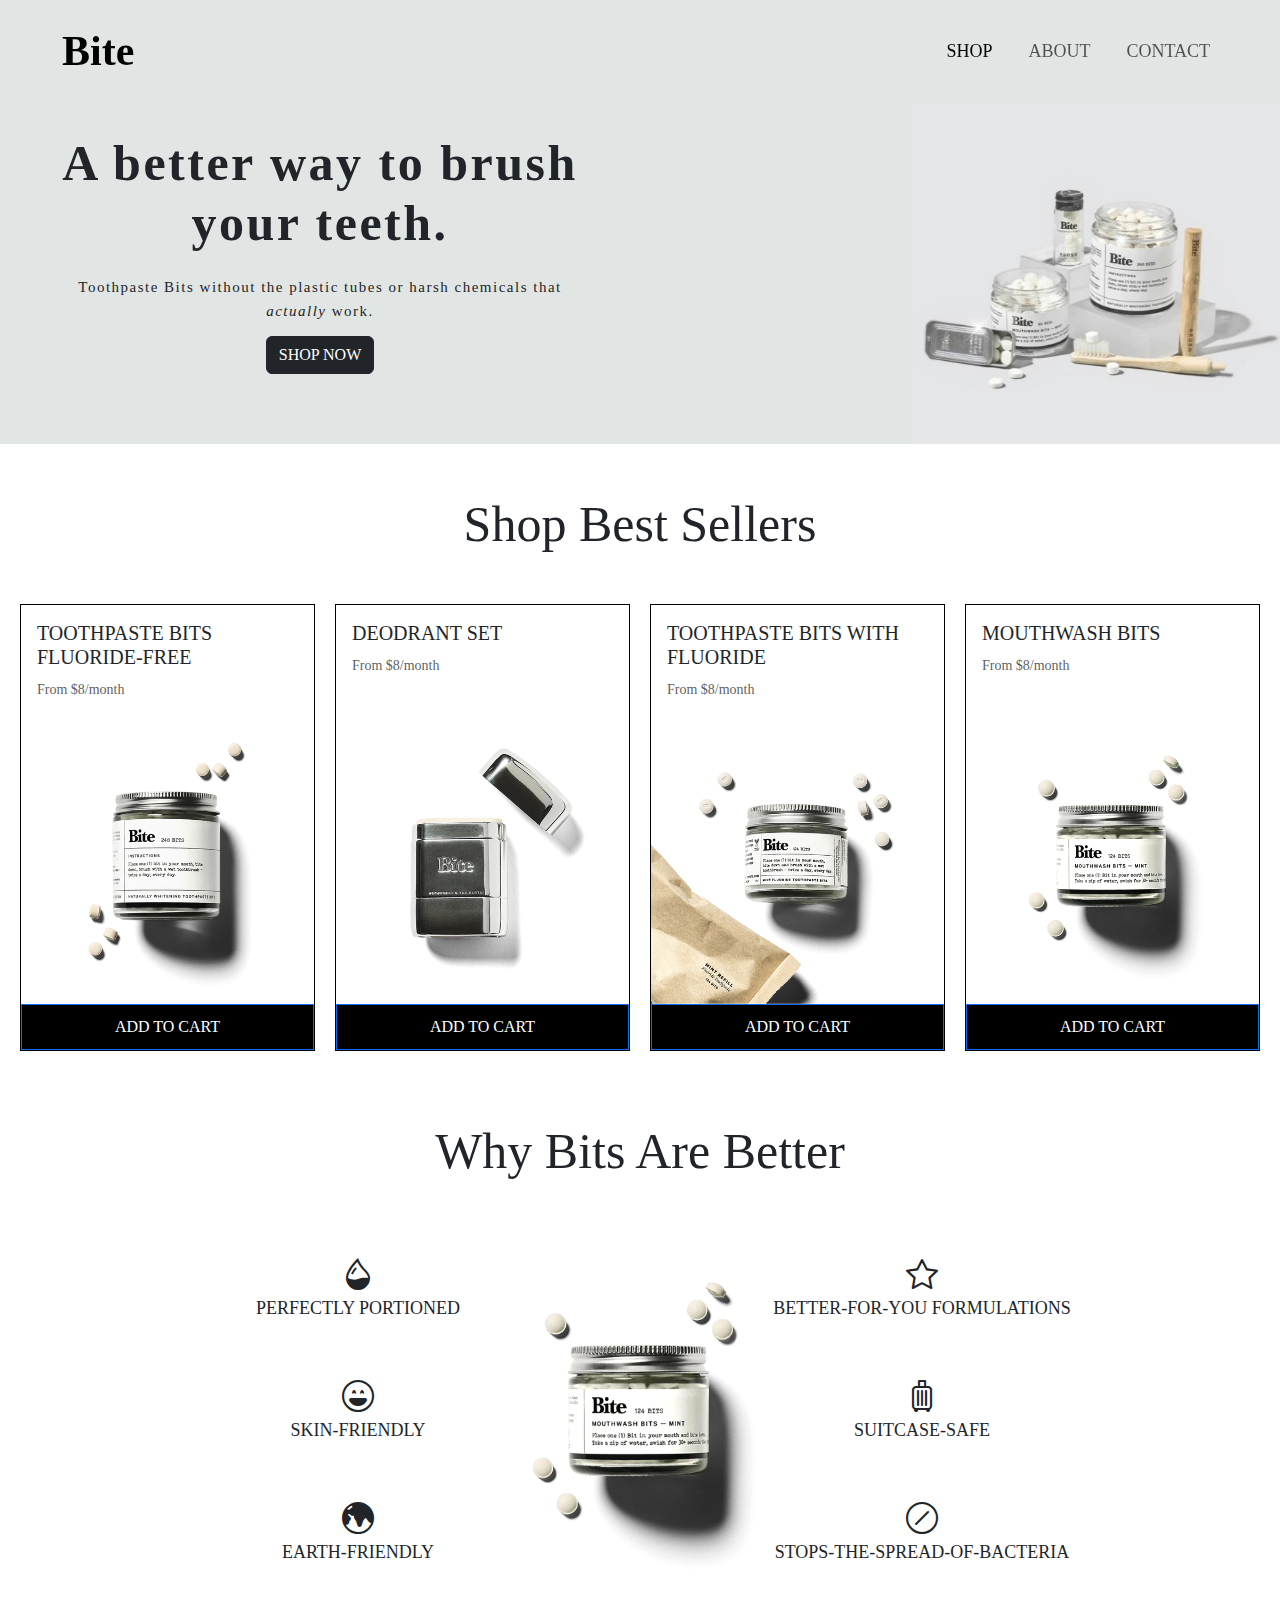
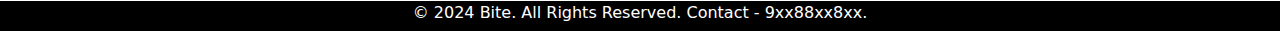
<file: index.html>
<!DOCTYPE html>
<html>
  <head>
    <title>Bite toothpaste bits</title>
    <meta name="viewport" content="width=device-width, initial-scale=1" />
    <!-- <meta name="viewport" content="width=device-width, initial-scale=1"> -->
    <link
      rel="stylesheet"
      href="https://cdn.jsdelivr.net/npm/bootstrap-icons@1.11.3/font/bootstrap-icons.min.css"
    />
    <link
      href="https://cdn.jsdelivr.net/npm/bootstrap@5.3.3/dist/css/bootstrap.min.css"
      rel="stylesheet"
      integrity="sha384-QWTKZyjpPEjISv5WaRU9OFeRpok6YctnYmDr5pNlyT2bRjXh0JMhjY6hW+ALEwIH"
      crossorigin="anonymous"
    />
    <link href="styles.css" rel="stylesheet" />
  </head>
  <body>
    <section class="navigation">
      <nav class="navbar sticky-top navbar-expand-md">
        <div class="container-fluid">
          <div class="d-flex justify-content-between align-items-center w-100">
            <div class="logo">
              <a class="navbar-brand" href="#">Bite</a>
            </div>
            <button
              class="navbar-toggler"
              type="button"
              data-bs-toggle="collapse"
              data-bs-target="#navbarNav"
              aria-controls="navbarNav"
              aria-expanded="false"
              aria-label="Toggle navigation"
            >
              <span class="navbar-toggler-icon"></span>
            </button>
          </div>
          <div class="collapse navbar-collapse" id="navbarNav">
            <ul class="navbar-nav">
              <li class="nav-item">
                <a
                  class="nav-link active"
                  aria-current="page"
                  href="#shop-best-sellers"
                  >SHOP</a
                >
              </li>
              <li class="nav-item">
                <a class="nav-link" href="#why-bits-are-better">ABOUT</a>
              </li>
              <li class="nav-item">
                <a class="nav-link" href="#contact">CONTACT</a>
              </li>
            </ul>
          </div>
        </div>
      </nav>
    </section>
    <section id="main" class="main">
      <div class="col-md-6 col-sm-12 content-text">
        <h2>A better way to brush your teeth.</h2>
        <h6>
          Toothpaste Bits without the plastic tubes or harsh chemicals that
          <span>actually</span> work.
        </h6>
        <a href="comingSoon.html"
          ><button type="button" class="btn btn-dark">SHOP NOW</button></a
        >
      </div>
    </section>
    <section id="shop-best-sellers" class="shop-best-sellers bg-white">
      <h2>Shop Best Sellers</h2>
      <div class="card-group">
        <div class="card">
          <div class="card-body">
            <h5 class="card-title">TOOTHPASTE BITS FLUORIDE-FREE</h5>
            <p class="card-text">
              <small class="text-body-secondary">From $8/month</small>
            </p>
          </div>
          <img
            src="images/bestseller1.webp"
            class="card-img-top"
            alt="image1"
          />
          <a href="comingSoon.html" class="btn btn-primary">ADD TO CART</a>
        </div>
        <div class="card">
          <div class="card-body">
            <h5 class="card-title">DEODRANT SET</h5>
            <p class="card-text">
              <small class="text-body-secondary">From $8/month</small>
            </p>
          </div>
          <img
            src="images/bestseller2.webp"
            class="card-img-top"
            alt="image2"
          />
          <a href="comingSoon.html" class="btn btn-primary">ADD TO CART</a>
        </div>
        <div class="card">
          <div class="card-body">
            <h5 class="card-title">TOOTHPASTE BITS WITH FLUORIDE</h5>
            <p class="card-text">
              <small class="text-body-secondary">From $8/month</small>
            </p>
          </div>
          <img
            src="images/bestseller3.webp"
            class="card-img-top"
            alt="image3"
          />
          <a href="comingSoon.html" class="btn btn-primary">ADD TO CART</a>
        </div>
        <div class="card">
          <div class="card-body">
            <h5 class="card-title">MOUTHWASH BITS</h5>
            <p class="card-text">
              <small class="text-body-secondary">From $8/month</small>
            </p>
          </div>
          <img
            src="images/bestseller4.webp"
            class="card-img-top"
            alt="image4"
          />
          <a href="comingSoon.html" class="btn btn-primary">ADD TO CART</a>
        </div>
      </div>
    </section>
    <section id="why-bits-are-better" class="why-bits-are-better bg-white">
      <h2>Why Bits Are Better</h2>
      <div class="container">
        <div class="grid-item">
          <i class="bi bi-droplet-half icon" style="font-size: 2rem"></i>
          <h4>PERFECTLY PORTIONED</h4>
        </div>
        <div class="grid-item right-item">
          <i class="bi bi-star icon" style="font-size: 2rem"></i>
          <h4>BETTER-FOR-YOU FORMULATIONS</h4>
        </div>
        <div class="grid-item">
          <i class="bi bi-emoji-laughing icon" style="font-size: 2rem"></i>
          <h4>SKIN-FRIENDLY</h4>
        </div>
        <div class="grid-item right-item">
          <i class="bi bi-suitcase icon" style="font-size: 2rem"></i>
          <h4>SUITCASE-SAFE</h4>
        </div>
        <div class="grid-item">
          <i
            class="bi bi-globe-central-south-asia icon"
            style="font-size: 2rem"
          ></i>
          <h4>EARTH-FRIENDLY</h4>
        </div>
        <div class="grid-item right-item">
          <i class="bi bi-slash-circle icon" style="font-size: 2rem"></i>
          <h4>STOPS-THE-SPREAD-OF-BACTERIA</h4>
        </div>
      </div>
    </section>
    <footer id="contact">
      © 2024 Bite. All Rights Reserved. Contact - 9xx88xx8xx.
    </footer>
    <script
      src="https://cdn.jsdelivr.net/npm/bootstrap@5.3.3/dist/js/bootstrap.bundle.min.js"
      integrity="sha384-YvpcrYf0tY3lHB60NNkmXc5s9fDVZLESaAA55NDzOxhy9GkcIdslK1eN7N6jIeHz"
      crossorigin="anonymous"
    ></script>
  </body>
</html>
</file>
<file: styles.css>
.bg-white {
  background-color: #fff;
  font-family: Queens, serif;
}
/****************************** NAVIGATION *********************************/
.navbar {
  padding: 20px 50px;
}
.navigation {
  background-color: #e1e6e4;
}

.logo > a {
  font-family: Queens, serif;
  font-weight: bold;
  font-size: 42px;
}
.navbar-nav {
  font-family: Queens, serif;
  font-size: 18px;
}
.nav-item {
  padding-left: 20px;
}

.navbar-nav {
  justify-content: center;
}
/******************************** MAIN SECTION *************************************/
.content-text {
  padding: 30px 50px 70px 50px;
  text-align: center;
  font-family: Queens, serif;
  justify-content: center;
}
.main {
  background-color: #e1e6e4;
  background-image: url(images/smile.webp);
  background-repeat: no-repeat;
  background-size: contain;
  background-position: right;
}
.main > .content-text > h2 {
  font-size: 50px;
  margin: 0 0 22px 0;
  letter-spacing: 0.05em;
  font-weight: 600;
}
.main > .content-text > h6 {
  line-height: 1.6;
  font-size: 15px;
  margin: 0 auto 13px;

  font-weight: 530;
  letter-spacing: 0.1em;
}
.main > .content-text > h6 > span {
  font-style: italic;
}
.main > .content-text > button {
  border-radius: 0%;
  padding: 10px 40px;
}
/*************** BEST SELLER ***************************************/
.card a {
  border-radius: 0%;
  padding: 10px 40px;
  background-color: black;
}
.card a:hover {
  background-color: #72f2c7;
  color: black;
}
.card {
  background-color: #fff;
  border: #000 solid 1px;
  border-radius: 0%;
  margin: 0 20px;
}
.bg-white > h2 {
  text-align: center;
  margin: 50px auto;
  font-size: 50px;
}
.card-group > .card + .card {
  border-left: #000 solid 1px;
}
.card-group {
  margin-bottom: 70px;
}

/******************** WHY BITS ARE BETTER *********************/
.why-bits-are-better > .container {
  padding: 20px 30px;
  background-image: url(images/bitsBg.webp);
  background-repeat: no-repeat;
  background-position: center;
  background-size: contain;
  display: grid;
  gap: 48px;
  padding-bottom: 32px;
  grid-template-columns: 1fr 1fr;
  grid-template-rows: 1fr 1fr;
  /* grid-template-columns: repeat(2, 1fr); */
}
/* .why-bits-are-better .icon {
  display: inline-block;
} */
.why-bits-are-better h4 {
  font-size: 18px;
  line-height: 1;
}

.grid-item {
  text-align: center;
}
/**************************FOOTER ***************************************/
footer {
  background-color: #000;
  height: 30px;
  color: #fff;
  text-align: center;
}
/************************** MEDIA QUERIES *******************************/
@media screen and (max-width: 768px) {
  .main {
    background-image: none;
  }
  .why-bits-are-better > .container {
    background-image: none;
  }
}
</file>
